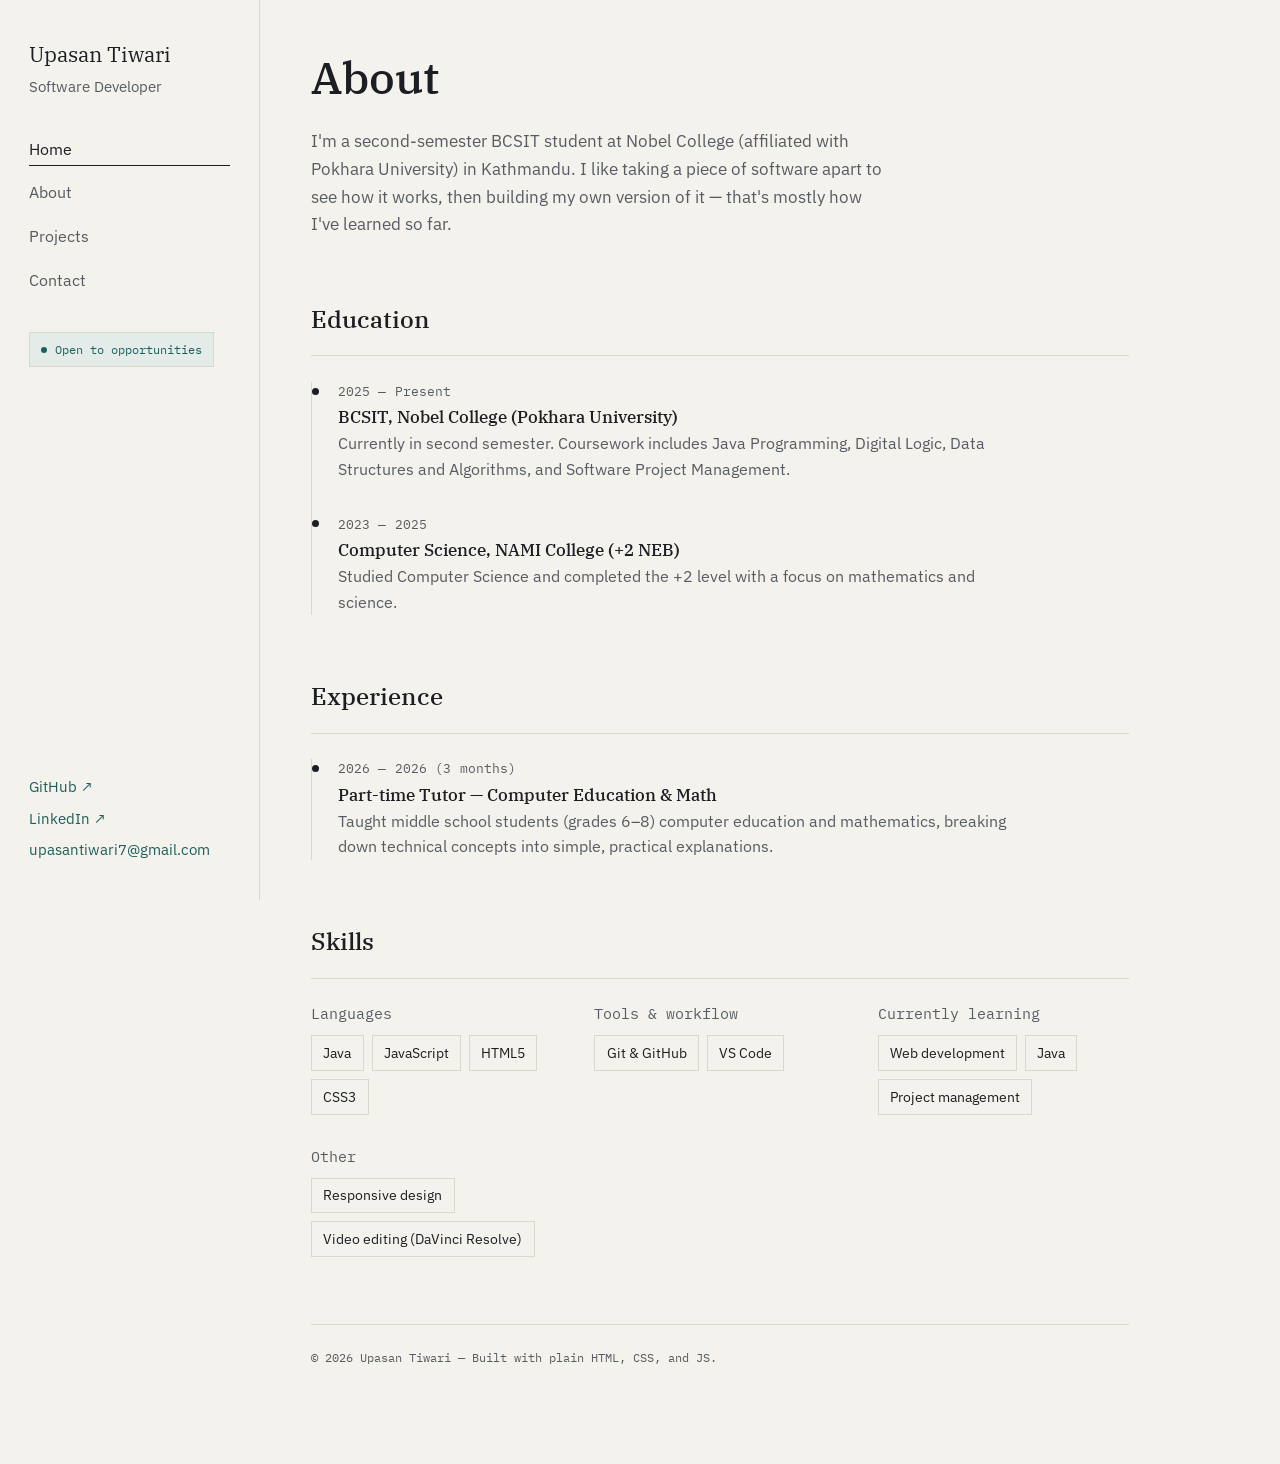
<file: about.html>
<!DOCTYPE html>
<html lang="en">
<head>
<meta charset="UTF-8">
<meta name="viewport" content="width=device-width, initial-scale=1.0">
<title>About — Upasan Tiwari</title>
<meta name="description" content="Background, education, and skills for Upasan Tiwari, Computer Science student and software engineer.">
<link rel="icon" href="assets/img/favicon.svg" type="image/svg+xml">
<link rel="preconnect" href="https://fonts.googleapis.com">
<link rel="preconnect" href="https://fonts.gstatic.com" crossorigin>
<link href="https://fonts.googleapis.com/css2?family=IBM+Plex+Mono:wght@400;500&family=IBM+Plex+Sans:wght@400;500;600&family=IBM+Plex+Serif:wght@400;500&display=swap" rel="stylesheet">
<link rel="stylesheet" href="css/style.css">
</head>
<body>

<div class="shell">
    <header class="rail">
    <div class="rail__name">
      Upasan Tiwari
      <span>Software Developer</span>
    </div>

    <button class="rail__toggle" aria-expanded="false" aria-label="Toggle navigation">Menu</button>

    <nav>
      <a href="index.html" aria-current="page">Home</a>
      <a href="about.html">About</a>
      <a href="projects.html">Projects</a>
      <a href="contact.html">Contact</a>
    </nav>

    <span class="rail__status">Open to opportunities</span>

    <div class="rail__links">
      <a href="https://github.com/Upasan-Tiwari" target="_blank" rel="noopener">GitHub ↗</a>
      <a href="https://www.linkedin.com/in/upasan-tiwari/" target="_blank" rel="noopener">LinkedIn ↗</a>
      <a href="mailto:upasantiwari7@gmail.com">upasantiwari7@gmail.com</a>
    </div>
  </header>
  <main>
    <section class="hero">
      <h1>About</h1>
      <p class="lede">I'm a second-semester BCSIT student at Nobel College (affiliated with Pokhara University) in Kathmandu. I like taking a piece of software apart to see how it works, then building my own version of it — that's mostly how I've learned so far.</p>
    </section>

    <section id="education">
      <div class="section-head"><h2>Education</h2></div>
      <div class="timeline">
        <div class="timeline-item">
          <span class="when mono">2025 — Present</span>
          <h3>BCSIT, Nobel College (Pokhara University)</h3>
          <p>Currently in second semester. Coursework includes Java Programming, Digital Logic, Data Structures and Algorithms, and Software Project Management.</p>
        </div>
        <div class="timeline-item">
          <span class="when mono">2023 — 2025</span>
          <h3>Computer Science, NAMI College (+2 NEB)</h3>
          <p>Studied Computer Science and completed the +2 level with a focus on mathematics and science.</p>
        </div>
      </div>
    </section>

    <section id="experience">
      <div class="section-head"><h2>Experience</h2></div>
      <div class="timeline">
        <div class="timeline-item">
          <span class="when mono">2026 — 2026 (3 months)</span>
          <h3>Part-time Tutor — Computer Education &amp; Math</h3>
          <p>Taught middle school students (grades 6–8) computer education and mathematics, breaking down technical concepts into simple, practical explanations.</p>
        </div>
      </div>
    </section>

    <section id="skills">
      <div class="section-head"><h2>Skills</h2></div>
      <div class="skill-groups">
        <div class="skill-group">
          <h3>Languages</h3>
          <ul>
            <li>Java</li><li>JavaScript</li><li>HTML5</li><li>CSS3</li>
          </ul>
        </div>
        <div class="skill-group">
          <h3>Tools &amp; workflow</h3>
          <ul>
            <li>Git &amp; GitHub</li><li>VS Code</li>
          </ul>
        </div>
        <div class="skill-group">
          <h3>Currently learning</h3>
          <ul>
            <li>Web development</li><li>Java</li><li>Project management</li>
          </ul>
        </div>
        <div class="skill-group">
          <h3>Other</h3>
          <ul>
            <li>Responsive design</li><li>Video editing (DaVinci Resolve)</li>
          </ul>
        </div>
      </div>
    </section>

    <footer class="page-footer">
      © 2026 Upasan Tiwari — Built with plain HTML, CSS, and JS.
    </footer>
  </main>
</div>

<script src="js/main.js"></script>
</body>
</html>
</file>
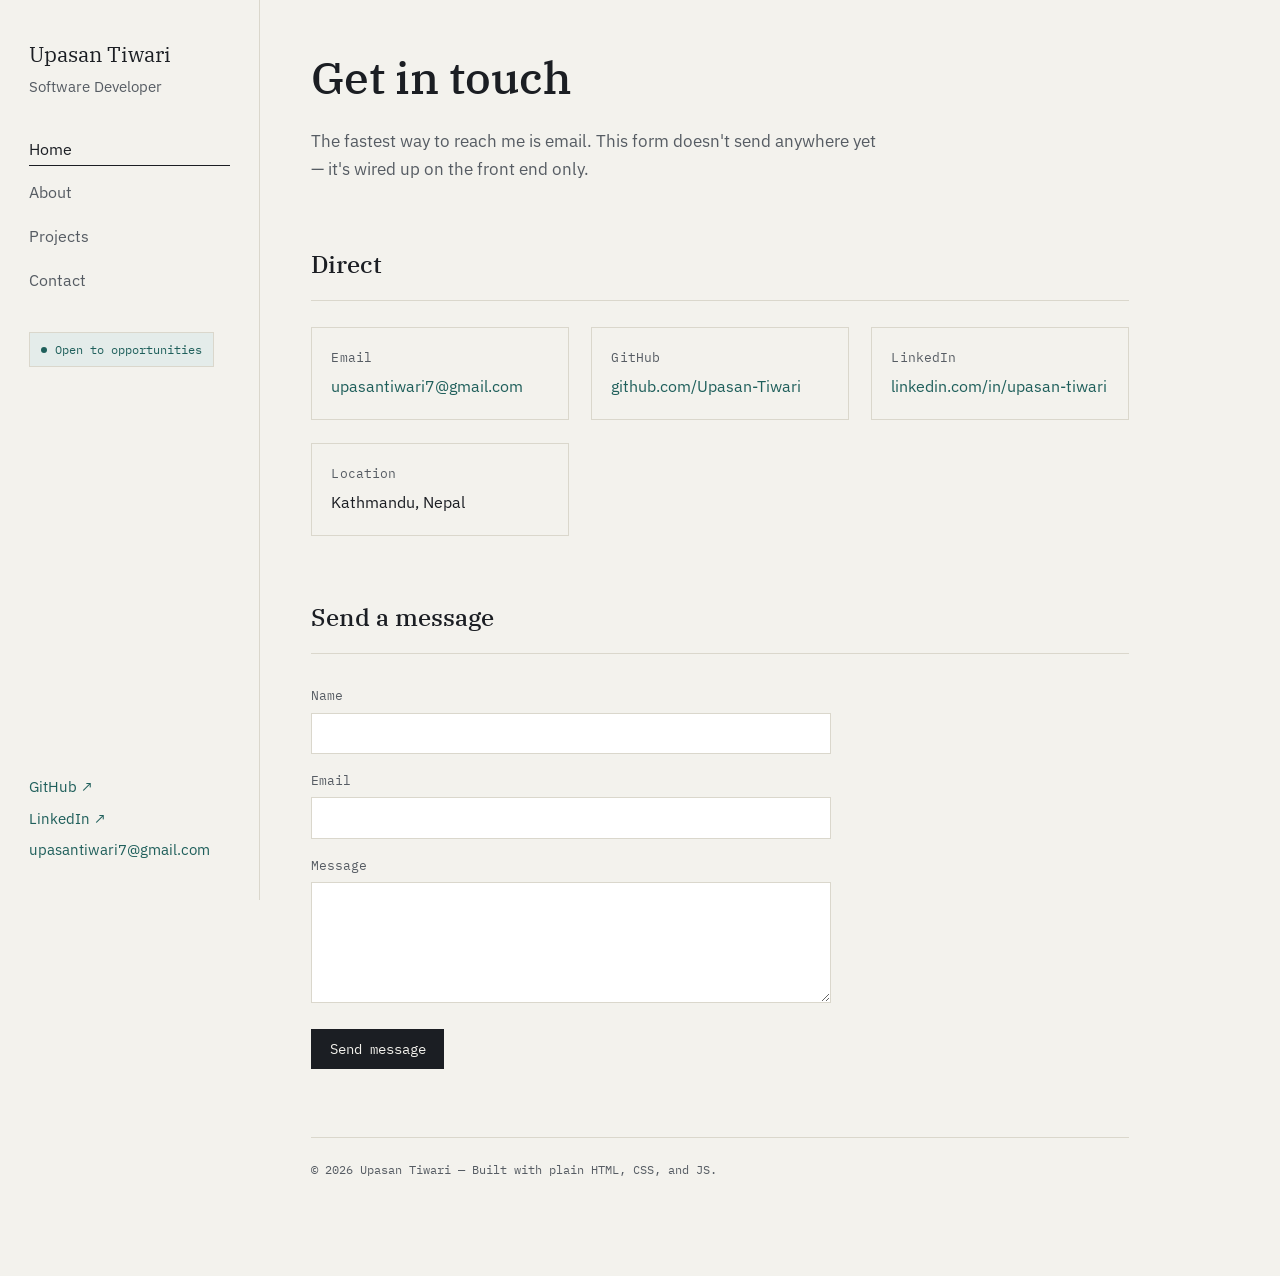
<file: contact.html>
<!DOCTYPE html>
<html lang="en">
<head>
<meta charset="UTF-8">
<meta name="viewport" content="width=device-width, initial-scale=1.0">
<title>Contact — Upasan Tiwari</title>
<meta name="description" content="Get in touch with Upasan Tiwari.">
<link rel="icon" href="assets/img/favicon.svg" type="image/svg+xml">
<link rel="preconnect" href="https://fonts.googleapis.com">
<link rel="preconnect" href="https://fonts.gstatic.com" crossorigin>
<link href="https://fonts.googleapis.com/css2?family=IBM+Plex+Mono:wght@400;500&family=IBM+Plex+Sans:wght@400;500;600&family=IBM+Plex+Serif:wght@400;500&display=swap" rel="stylesheet">
<link rel="stylesheet" href="css/style.css">
</head>
<body>

<div class="shell">
    <header class="rail">
    <div class="rail__name">
      Upasan Tiwari
      <span>Software Developer</span>
    </div>

    <button class="rail__toggle" aria-expanded="false" aria-label="Toggle navigation">Menu</button>

    <nav>
      <a href="index.html" aria-current="page">Home</a>
      <a href="about.html">About</a>
      <a href="projects.html">Projects</a>
      <a href="contact.html">Contact</a>
    </nav>

    <span class="rail__status">Open to opportunities</span>

    <div class="rail__links">
      <a href="https://github.com/Upasan-Tiwari" target="_blank" rel="noopener">GitHub ↗</a>
      <a href="https://www.linkedin.com/in/upasan-tiwari/" target="_blank" rel="noopener">LinkedIn ↗</a>
      <a href="mailto:upasantiwari7@gmail.com">upasantiwari7@gmail.com</a>
    </div>
  </header>

  <main>
    <section class="hero">
      <h1>Get in touch</h1>
      <p class="lede">The fastest way to reach me is email. This form doesn't send anywhere yet — it's wired up on the front end only.</p>
    </section>

    <section id="contact-details">
      <div class="section-head"><h2>Direct</h2></div>
      <div class="contact-grid">
        <div class="contact-card">
          <span class="mono">Email</span>
          <a href="mailto:upasantiwari7@gmail.com">upasantiwari7@gmail.com</a>
        </div>
        <div class="contact-card">
          <span class="mono">GitHub</span>
          <a href="https://github.com/Upasan-Tiwari" target="_blank" rel="noopener">github.com/Upasan-Tiwari</a>
        </div>
        <div class="contact-card">
          <span class="mono">LinkedIn</span>
          <a href="https://www.linkedin.com/in/upasan-tiwari/" target="_blank" rel="noopener">linkedin.com/in/upasan-tiwari</a>
        </div>
        <div class="contact-card">
          <span class="mono">Location</span>
          <span>Kathmandu, Nepal</span>
        </div>
      </div>
    </section>

    <section id="contact-form">
      <div class="section-head"><h2>Send a message</h2></div>
      <form class="contact-form" action="#" method="POST">
        <label for="name">Name</label>
        <input type="text" id="name" name="name" required>

        <label for="email">Email</label>
        <input type="email" id="email" name="email" required>

        <label for="message">Message</label>
        <textarea id="message" name="message" rows="5" required></textarea>

        <button type="submit" class="btn primary">Send message</button>
      </form>
    </section>

    <footer class="page-footer">
      © 2026 Upasan Tiwari — Built with plain HTML, CSS, and JS.
    </footer>
  </main>
</div>

<script src="js/main.js"></script>
</body>
</html>
</file>
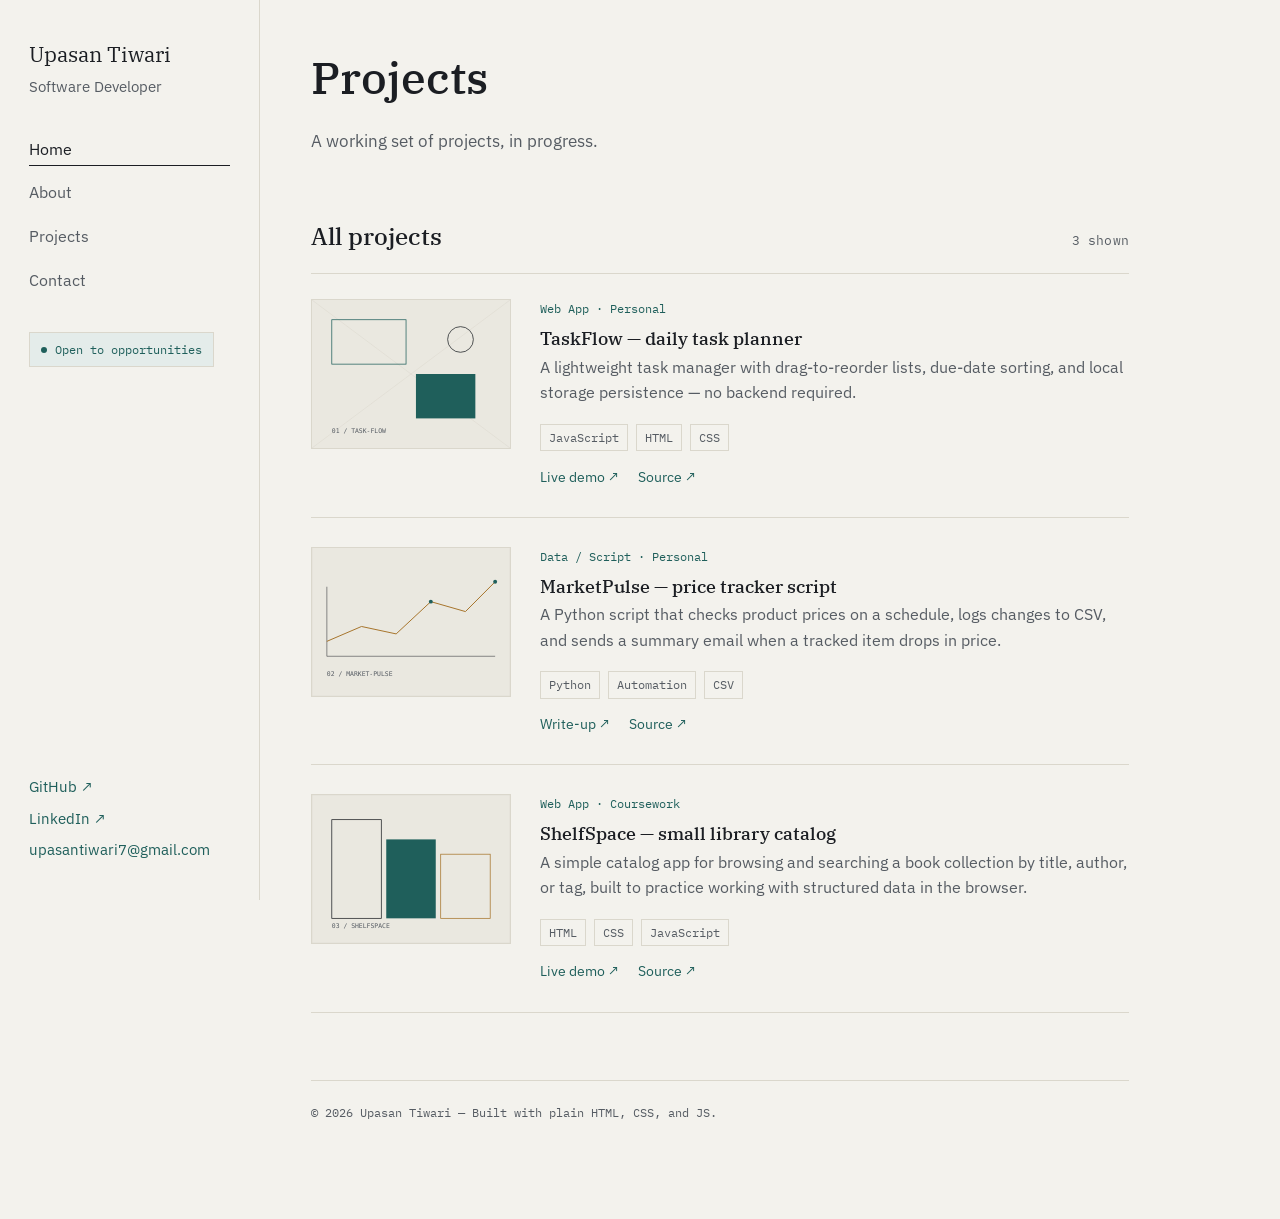
<file: projects.html>
<!DOCTYPE html>
<html lang="en">
<head>
<meta charset="UTF-8">
<meta name="viewport" content="width=device-width, initial-scale=1.0">
<title>Projects — Upasan Tiwari</title>
<meta name="description" content="Selected software projects by Upasan Tiwari.">
<link rel="icon" href="assets/img/favicon.svg" type="image/svg+xml">
<link rel="preconnect" href="https://fonts.googleapis.com">
<link rel="preconnect" href="https://fonts.gstatic.com" crossorigin>
<link href="https://fonts.googleapis.com/css2?family=IBM+Plex+Mono:wght@400;500&family=IBM+Plex+Sans:wght@400;500;600&family=IBM+Plex+Serif:wght@400;500&display=swap" rel="stylesheet">
<link rel="stylesheet" href="css/style.css">
</head>
<body>

<div class="shell">
    <header class="rail">
    <div class="rail__name">
      Upasan Tiwari
      <span>Software Developer</span>
    </div>

    <button class="rail__toggle" aria-expanded="false" aria-label="Toggle navigation">Menu</button>

    <nav>
      <a href="index.html" aria-current="page">Home</a>
      <a href="about.html">About</a>
      <a href="projects.html">Projects</a>
      <a href="contact.html">Contact</a>
    </nav>

    <span class="rail__status">Open to opportunities</span>

    <div class="rail__links">
      <a href="https://github.com/Upasan-Tiwari" target="_blank" rel="noopener">GitHub ↗</a>
      <a href="https://www.linkedin.com/in/upasan-tiwari/" target="_blank" rel="noopener">LinkedIn ↗</a>
      <a href="mailto:upasantiwari7@gmail.com">upasantiwari7@gmail.com</a>
    </div>
  </header>

  <main>
    <section class="hero">
      <h1>Projects</h1>
      <p class="lede">A working set of projects, in progress.</p>
    </section>

    <section id="all-projects">
      <div class="section-head">
        <h2>All projects</h2>
        <span class="count mono">3 shown</span>
      </div>

      <div class="project-list">
        <article class="project">
          <div class="project__thumb"><img src="assets/img/project-01.svg" alt="" loading="lazy"></div>
          <div class="project__body">
            <span class="role">Web App · Personal</span>
            <h3>TaskFlow — daily task planner</h3>
            <p>A lightweight task manager with drag-to-reorder lists, due-date sorting, and local storage persistence — no backend required. <!-- TODO: replace with real project description --></p>
            <div class="project__tags"><span>JavaScript</span><span>HTML</span><span>CSS</span></div>
            <div class="project__links">
              <a href="#">Live demo ↗</a>
              <a href="#">Source ↗</a>
            </div>
          </div>
        </article>

        <article class="project">
          <div class="project__thumb"><img src="assets/img/project-02.svg" alt="" loading="lazy"></div>
          <div class="project__body">
            <span class="role">Data / Script · Personal</span>
            <h3>MarketPulse — price tracker script</h3>
            <p>A Python script that checks product prices on a schedule, logs changes to CSV, and sends a summary email when a tracked item drops in price. <!-- TODO: replace with real project description --></p>
            <div class="project__tags"><span>Python</span><span>Automation</span><span>CSV</span></div>
            <div class="project__links">
              <a href="#">Write-up ↗</a>
              <a href="#">Source ↗</a>
            </div>
          </div>
        </article>

        <article class="project">
          <div class="project__thumb"><img src="assets/img/project-03.svg" alt="" loading="lazy"></div>
          <div class="project__body">
            <span class="role">Web App · Coursework</span>
            <h3>ShelfSpace — small library catalog</h3>
            <p>A simple catalog app for browsing and searching a book collection by title, author, or tag, built to practice working with structured data in the browser. <!-- TODO: replace with real project description --></p>
            <div class="project__tags"><span>HTML</span><span>CSS</span><span>JavaScript</span></div>
            <div class="project__links">
              <a href="#">Live demo ↗</a>
              <a href="#">Source ↗</a>
            </div>
          </div>
        </article>
      </div>
    </section>

    <footer class="page-footer">
      © 2026 Upasan Tiwari — Built with plain HTML, CSS, and JS.
    </footer>
  </main>
</div>

<script src="js/main.js"></script>
</body>
</html>
</file>
<file: css/style.css>
/* ============================================================
   Upasan Tiwari — portfolio
   Tokens
   ============================================================ */
:root {
  --bg: #F3F2ED;
  --panel: #EAE8E0;
  --ink: #1B1E23;
  --ink-soft: #565C63;
  --line: #DAD7CC;
  --accent: #1F5F5B;
  --accent-soft: #E4ECEA;
  --brass: #A6742B;
  --font-serif: 'IBM Plex Serif', Georgia, serif;
  --font-sans: 'IBM Plex Sans', -apple-system, sans-serif;
  --font-mono: 'IBM Plex Mono', ui-monospace, monospace;
  --rail-width: 260px;
  --max-line: 68ch;
}

* { box-sizing: border-box; }
html { scroll-behavior: smooth; }

body {
  margin: 0;
  background: var(--bg);
  color: var(--ink);
  font-family: var(--font-sans);
  font-size: 16px;
  line-height: 1.6;
  -webkit-font-smoothing: antialiased;
}

a { color: var(--accent); text-decoration: none; }
a:hover { text-decoration: underline; }
a:focus-visible,
button:focus-visible {
  outline: 2px solid var(--accent);
  outline-offset: 3px;
}

h1, h2, h3 {
  font-family: var(--font-serif);
  font-weight: 500;
  line-height: 1.2;
  margin: 0 0 0.5em;
}

p { max-width: var(--max-line); margin: 0 0 1.1em; color: var(--ink-soft); }

.mono {
  font-family: var(--font-mono);
  font-size: 0.82rem;
  letter-spacing: 0.01em;
}

/* ============================================================
   Layout shell: sticky rail + content
   ============================================================ */
.shell {
  display: grid;
  grid-template-columns: var(--rail-width) 1fr;
  min-height: 100vh;
}

.rail {
  position: sticky;
  top: 0;
  height: 100vh;
  padding: 2.4rem 1.8rem;
  border-right: 1px solid var(--line);
  display: flex;
  flex-direction: column;
  gap: 2.2rem;
}

.rail__name {
  font-family: var(--font-serif);
  font-size: 1.3rem;
  color: var(--ink);
}
.rail__name span { display: block; color: var(--ink-soft); font-size: 0.95rem; font-family: var(--font-sans); margin-top: 0.15rem; }

.rail nav { display: flex; flex-direction: column; gap: 0.7rem; }
.rail nav a {
  color: var(--ink-soft);
  font-size: 0.98rem;
  padding: 0.2rem 0;
  border-bottom: 1px solid transparent;
}
.rail nav a:hover,
.rail nav a[aria-current="page"] {
  color: var(--ink);
  text-decoration: none;
  border-bottom-color: var(--ink);
}

.rail__status {
  display: inline-flex;
  align-items: center;
  gap: 0.5rem;
  font-family: var(--font-mono);
  font-size: 0.78rem;
  color: var(--accent);
  background: var(--accent-soft);
  border: 1px solid var(--line);
  padding: 0.4rem 0.7rem;
  width: fit-content;
}
.rail__status::before {
  content: "";
  width: 6px; height: 6px;
  background: var(--accent);
  border-radius: 50%;
}

.rail__links {
  margin-top: auto;
  display: flex;
  flex-direction: column;
  gap: 0.5rem;
  font-size: 0.92rem;
}

.rail__toggle { display: none; }

main {
  padding: 3.2rem 4vw 6rem;
  max-width: 920px;
}

section { margin-bottom: 4.2rem; }
section:last-child { margin-bottom: 0; }

.section-head {
  display: flex;
  align-items: baseline;
  justify-content: space-between;
  border-bottom: 1px solid var(--line);
  padding-bottom: 0.6rem;
  margin-bottom: 1.6rem;
}
.section-head h2 { font-size: 1.5rem; }
.section-head .count { color: var(--ink-soft); font-family: var(--font-mono); font-size: 0.82rem; }

/* ============================================================
   Hero
   ============================================================ */
.hero h1 {
  font-size: clamp(2rem, 3.6vw, 2.8rem);
  max-width: 14ch;
  animation: rise 0.6s ease both;
}
.hero p.lede {
  font-size: 1.08rem;
  max-width: 58ch;
  animation: rise 0.6s ease 0.08s both;
}
@keyframes rise {
  from { opacity: 0; transform: translateY(10px); }
  to { opacity: 1; transform: translateY(0); }
}
@media (prefers-reduced-motion: reduce) {
  .hero h1, .hero p.lede { animation: none; }
}

.hero__meta {
  display: flex;
  gap: 1.6rem;
  flex-wrap: wrap;
  margin-top: 1.6rem;
  padding-top: 1.4rem;
  border-top: 1px solid var(--line);
}
.hero__meta div { font-size: 0.9rem; }
.hero__meta dt.mono { color: var(--ink-soft); margin-bottom: 0.2rem; }
.hero__meta dd { margin: 0; }

/* ============================================================
   Buttons
   ============================================================ */
.btn {
  display: inline-block;
  font-family: var(--font-mono);
  font-size: 0.85rem;
  padding: 0.65rem 1.1rem;
  border: 1px solid var(--ink);
  color: var(--ink);
}
.btn:hover { background: var(--ink); color: var(--bg); text-decoration: none; }
.btn-row { display: flex; gap: 0.8rem; flex-wrap: wrap; margin-top: 1.8rem; }
.btn.primary { background: var(--ink); color: var(--bg); }
.btn.primary:hover { background: var(--accent); border-color: var(--accent); color: #fff; }

/* ============================================================
   Skills grid
   ============================================================ */
.skill-groups {
  display: grid;
  grid-template-columns: repeat(auto-fit, minmax(220px, 1fr));
  gap: 2rem;
}
.skill-group h3 { font-size: 0.95rem; font-family: var(--font-mono); color: var(--ink-soft); font-weight: 400; margin-bottom: 0.8rem; }
.skill-group ul { list-style: none; margin: 0; padding: 0; display: flex; flex-wrap: wrap; gap: 0.5rem; }
.skill-group li {
  border: 1px solid var(--line);
  padding: 0.35rem 0.7rem;
  font-size: 0.88rem;
}

/* ============================================================
   Projects
   ============================================================ */
.project-list { display: flex; flex-direction: column; }
.project {
  display: grid;
  grid-template-columns: 200px 1fr;
  gap: 1.8rem;
  padding: 1.8rem 0;
  border-bottom: 1px solid var(--line);
  align-items: start;
}
.project:first-child { padding-top: 0; }
.project__thumb { border: 1px solid var(--line); background: var(--panel); aspect-ratio: 4/3; }
.project__thumb img { width: 100%; height: 100%; display: block; object-fit: cover; }
.project__body h3 { font-size: 1.15rem; margin-bottom: 0.35rem; }
.project__body .role { font-family: var(--font-mono); font-size: 0.78rem; color: var(--accent); display: block; margin-bottom: 0.5rem; }
.project__tags { display: flex; gap: 0.5rem; flex-wrap: wrap; margin: 0.7rem 0 0.9rem; }
.project__tags span { font-family: var(--font-mono); font-size: 0.75rem; color: var(--ink-soft); border: 1px solid var(--line); padding: 0.2rem 0.5rem; }
.project__links { display: flex; gap: 1.2rem; font-size: 0.88rem; }

@media (max-width: 640px) {
  .project { grid-template-columns: 1fr; }
  .project__thumb { aspect-ratio: 16/9; }
}

/* ============================================================
   Timeline (education / experience)
   ============================================================ */
.timeline { border-left: 1px solid var(--line); padding-left: 1.6rem; }
.timeline-item { position: relative; margin-bottom: 2rem; }
.timeline-item:last-child { margin-bottom: 0; }
.timeline-item::before {
  content: "";
  position: absolute;
  left: -1.63rem;
  top: 0.35rem;
  width: 7px; height: 7px;
  background: var(--ink);
  border-radius: 50%;
}
.timeline-item .when { font-family: var(--font-mono); font-size: 0.8rem; color: var(--ink-soft); display: block; margin-bottom: 0.3rem; }
.timeline-item h3 { font-size: 1.05rem; margin-bottom: 0.25rem; }

/* ============================================================
   Contact page
   ============================================================ */
.contact-grid {
  display: grid;
  grid-template-columns: repeat(auto-fit, minmax(200px, 1fr));
  gap: 1.4rem;
  margin-top: 1.6rem;
}
.contact-card {
  border: 1px solid var(--line);
  padding: 1.2rem;
}
.contact-card .mono { color: var(--ink-soft); display: block; margin-bottom: 0.4rem; }
.contact-card a { font-size: 1rem; }

form.contact-form { margin-top: 2rem; max-width: 520px; }
form.contact-form label { display: block; font-family: var(--font-mono); font-size: 0.8rem; color: var(--ink-soft); margin-bottom: 0.35rem; }
form.contact-form input,
form.contact-form textarea {
  width: 100%;
  font-family: var(--font-sans);
  font-size: 0.95rem;
  padding: 0.6rem 0.7rem;
  border: 1px solid var(--line);
  background: #fff;
  margin-bottom: 1.1rem;
  color: var(--ink);
}
form.contact-form input:focus,
form.contact-form textarea:focus {
  outline: 2px solid var(--accent);
  outline-offset: 1px;
}

footer.page-footer {
  margin-top: 4rem;
  padding-top: 1.4rem;
  border-top: 1px solid var(--line);
  font-family: var(--font-mono);
  font-size: 0.78rem;
  color: var(--ink-soft);
}

/* ============================================================
   Responsive: rail collapses to top bar
   ============================================================ */
@media (max-width: 860px) {
  .shell { grid-template-columns: 1fr; }
  .rail {
    position: relative;
    height: auto;
    top: auto;
    flex-direction: row;
    align-items: center;
    justify-content: space-between;
    border-right: none;
    border-bottom: 1px solid var(--line);
    padding: 1.1rem 5vw;
    gap: 1rem;
  }
  .rail__toggle {
    display: inline-flex;
    align-items: center;
    gap: 0.4rem;
    font-family: var(--font-mono);
    font-size: 0.85rem;
    background: none;
    border: 1px solid var(--ink);
    padding: 0.4rem 0.7rem;
    cursor: pointer;
    color: var(--ink);
  }
  .rail nav {
    position: absolute;
    top: 100%;
    left: 0; right: 0;
    background: var(--bg);
    border-bottom: 1px solid var(--line);
    padding: 1rem 5vw 1.4rem;
    display: none;
    gap: 1rem;
  }
  .rail nav.open { display: flex; }
  .rail__status, .rail__links { display: none; }
  main { padding: 2.4rem 6vw 4rem; }
  .hero__meta { gap: 1.1rem; }
}
</file>
